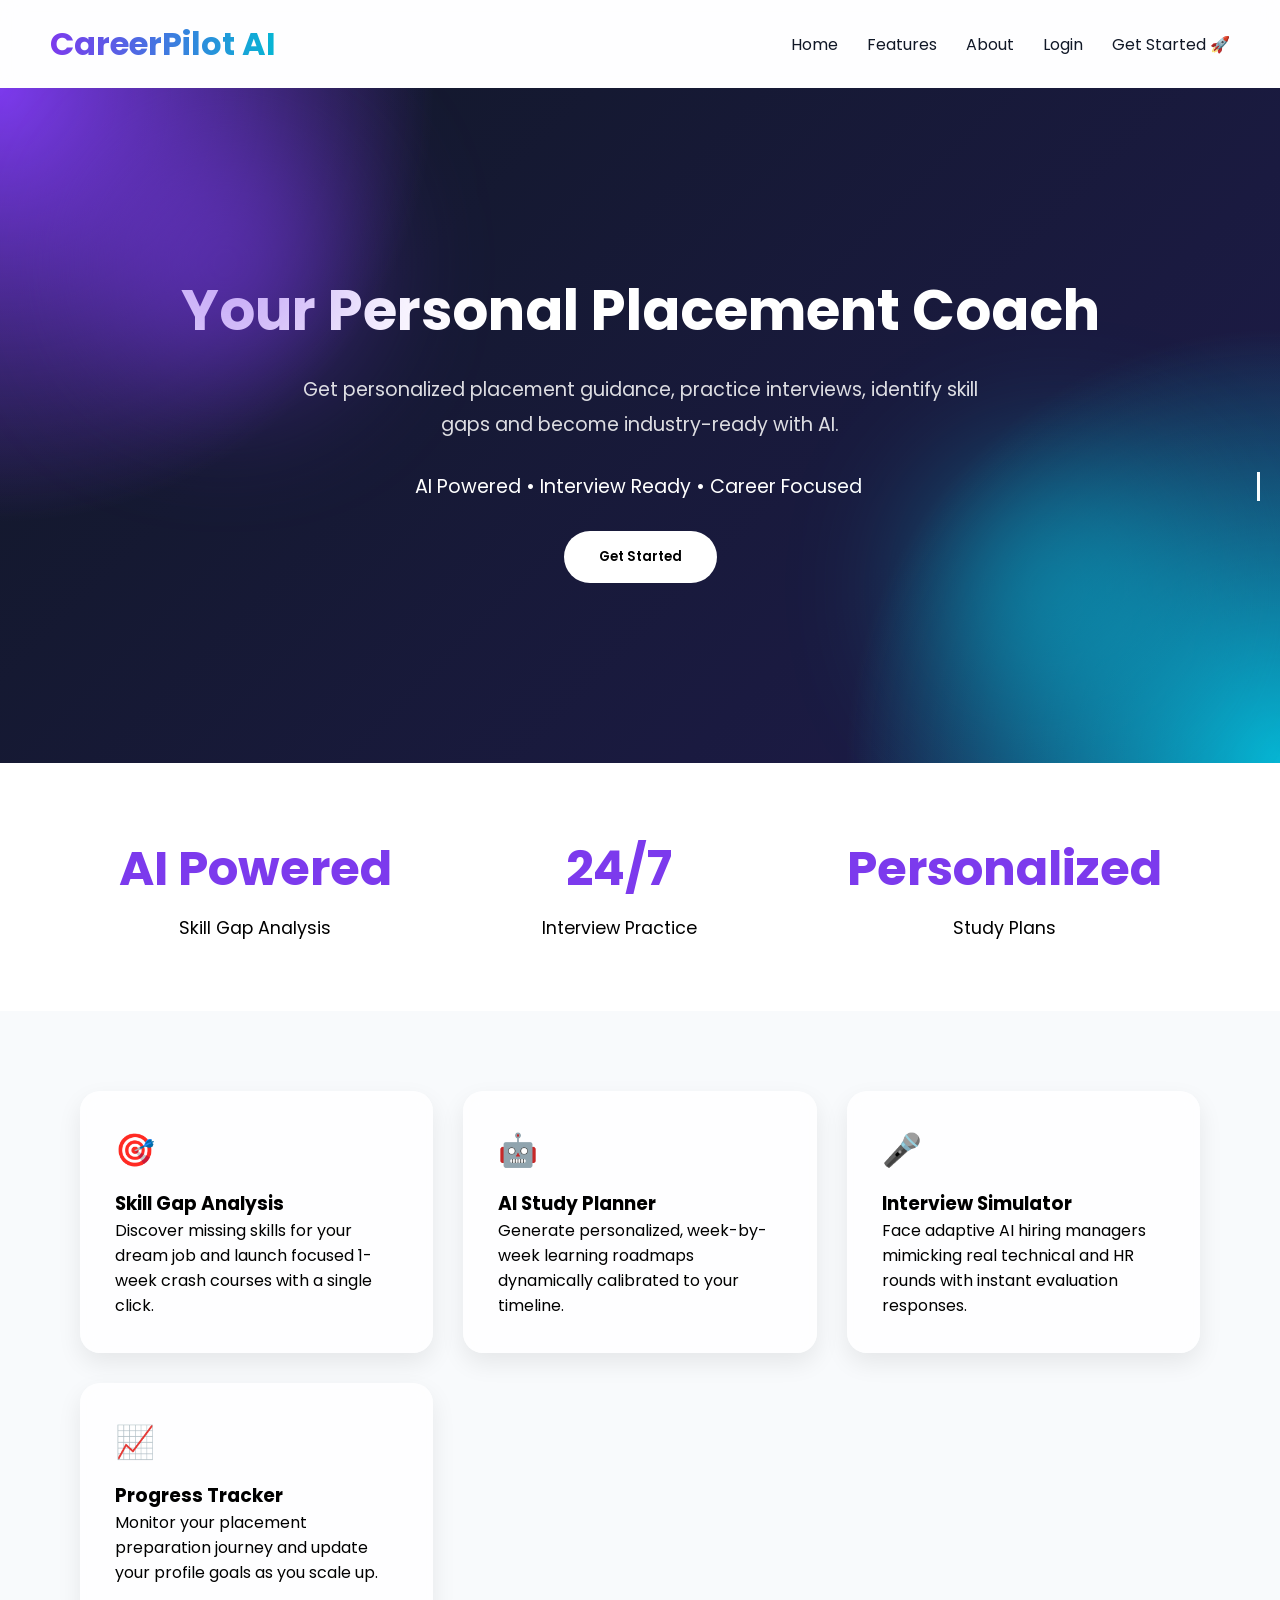
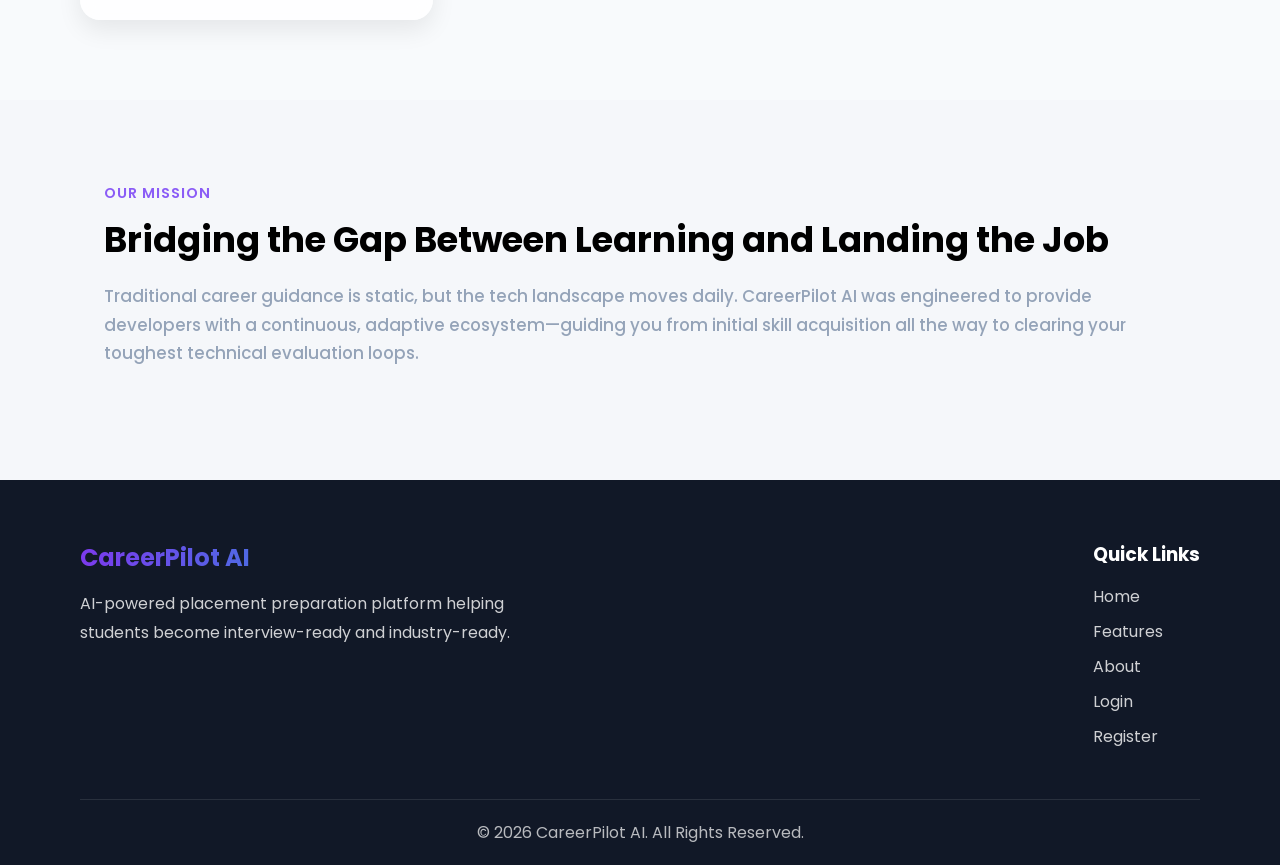
<file: frontend/index.html>
<!DOCTYPE html>
<html lang="en">
<head>
    <link href="https://fonts.googleapis.com/css2?family=Poppins:wght@300;400;500;600;700&display=swap" rel="stylesheet">
    <meta charset="UTF-8">
    <meta name="viewport" content="width=device-width, initial-scale=1.0">
    <title>CareerPilot AI</title>
    <link rel="stylesheet" href="style.css">
</head>
<body>

    <header>
        <h1 class="logo">CareerPilot AI</h1>
        <nav class="landing-nav">
            <a href="index.html" class="active">Home</a>
            <a href="#features">Features</a>
            <a href="#about">About</a>
            <a href="login.html" class="nav-login-btn">Login</a>
            <a href="register.html" class="primary-btn-small">Get Started 🚀</a>
        </nav>
    </header>

    <section class="hero">
        <div class="blob blob1"></div>
        <div class="blob blob2"></div>

        <h2>Your Personal Placement Coach</h2>

        <p class="hero-description">
            Get personalized placement guidance, practice interviews,
            identify skill gaps and become industry-ready with AI.
        </p>

        <p class="typing-text">
            AI Powered • Interview Ready • Career Focused
        </p>

        <a href="register.html"><button>Get Started</button></a>
    </section>

    <section class="stats">
        <div>
            <h3>AI Powered</h3>
            <p>Skill Gap Analysis</p>
        </div>
        <div>
            <h3>24/7</h3>
            <p>Interview Practice</p>
        </div>
        <div>
            <h3>Personalized</h3>
            <p>Study Plans</p>
        </div>
    </section>

    <section id="features" class="features">
        <div class="card">
            <div class="icon">🎯</div>
            <h3>Skill Gap Analysis</h3>
            <p>Discover missing skills for your dream job and launch focused 1-week crash courses with a single click.</p>
        </div>

        <div class="card">
            <div class="icon">🤖</div>
            <h3>AI Study Planner</h3>
            <p>Generate personalized, week-by-week learning roadmaps dynamically calibrated to your timeline.</p>
        </div>

        <div class="card">
            <div class="icon">🎤</div>
            <h3>Interview Simulator</h3>
            <p>Face adaptive AI hiring managers mimicking real technical and HR rounds with instant evaluation responses.</p>
        </div>

        <div class="card">
            <div class="icon">📈</div>
            <h3>Progress Tracker</h3>
            <p>Monitor your placement preparation journey and update your profile goals as you scale up.</p>
        </div>
    </section>

    <section id="about" class="landing-section layout-split" style="padding: 5rem 5%; max-width: 1200px; margin: 0 auto;">
        <div class="about-text" style="margin-bottom: 2rem;">
            <span style="color: #8b5cf6; font-weight: 600; letter-spacing: 1px; font-size: 0.9rem;">OUR MISSION</span>
            <h2 style="font-size: 2.2rem; margin-top: 0.5rem; margin-bottom: 1rem; font-weight: 700;">Bridging the Gap Between Learning and Landing the Job</h2>
            
            <p style="color: #94a3b8; line-height: 1.7; font-size: 1.05rem; font-weight: 500;">
                Traditional career guidance is static, but the tech landscape moves daily. CareerPilot AI was engineered to provide developers with a continuous, adaptive ecosystem—guiding you from initial skill acquisition all the way to clearing your toughest technical evaluation loops.
            </p>
        </div>
    </section>

    <footer>
        <div class="footer-content">
            <div class="footer-brand">
                <h2 class="footer-logo">CareerPilot AI</h2>
                <p>
                    AI-powered placement preparation platform helping
                    students become interview-ready and industry-ready.
                </p>
            </div>

            <div class="footer-links">
                <h3>Quick Links</h3>
                <a href="index.html">Home</a>
                <a href="#features">Features</a>
                <a href="#about">About</a>
                <a href="login.html">Login</a>
                <a href="register.html">Register</a>
            </div>
        </div>

        <hr>

        <p class="copyright">
            © 2026 CareerPilot AI. All Rights Reserved.
        </p>
    </footer>

</body>
</html>
</file>
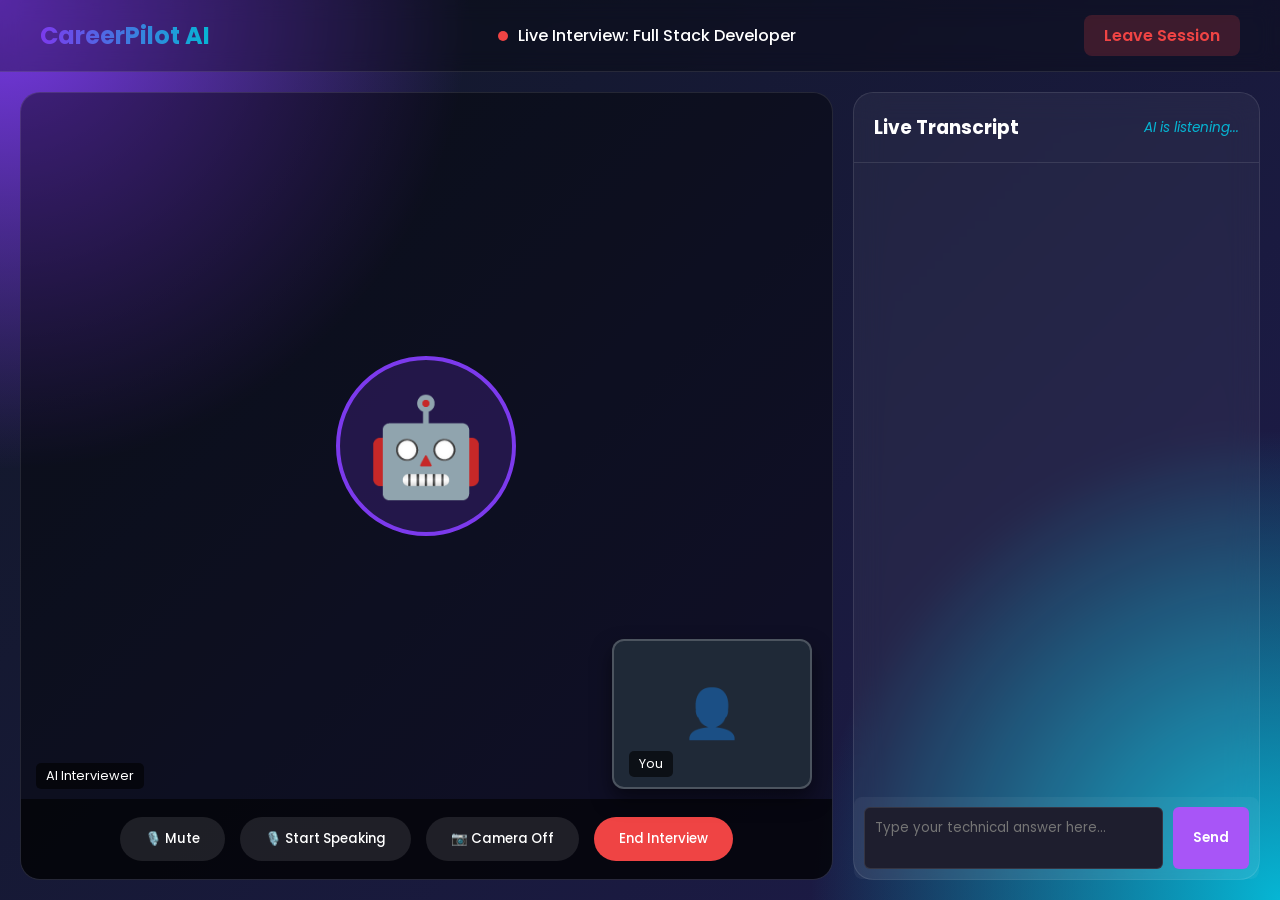
<file: frontend/interview.html>
<!DOCTYPE html>
<html lang="en">
<head>
    <meta charset="UTF-8">
    <meta name="viewport" content="width=device-width, initial-scale=1.0">
    <title>Mock Interview - CareerPilot AI</title>
    
    <link rel="stylesheet" href="interview.css">
    <link href="https://fonts.googleapis.com/css2?family=Poppins:wght@300;400;500;600;700&display=swap" rel="stylesheet">
</head>
<body class="interview-body">

    <div id="interview-setup" style="display: none;"></div>

    <header class="dash-header">
        <h1 class="logo">CareerPilot AI</h1>
        <div class="session-info">
            <span class="pulse-dot"></span>
            <span id="round-indicator">Live Interview: Full Stack Developer</span>
        </div>
        <a href="dashboard.html" class="exit-btn">Leave Session</a>
    </header>

    <main class="simulator-container" id="interview-arena">

        <section class="video-panel">
            
            <div class="video-feed main-feed">
                <div class="ai-avatar pulse">🤖</div>
                <div class="feed-label">AI Interviewer</div>
            </div>

            <div class="video-feed user-feed">
                <div class="user-placeholder">👤</div>
                <div class="feed-label">You</div>
            </div>

            <div class="controls">
                <button id="mute-btn" class="control-btn">🎙️ Mute</button>
                <button id="mic-type-btn" class="control-btn" style="background: rgba(255,255,255,0.1);">🎙️ Start Speaking</button>
                <button id="camera-btn" class="control-btn">📷 Camera Off</button>
                <button id="end-interview-btn" class="control-btn end-call" onclick="forceEndInterview()">End Interview</button>
            </div>

        </section>

        <section class="transcript-panel" style="display: flex; flex-direction: column; justify-content: space-between; height: 100%;">
            <div class="transcript-header">
                <h3>Live Transcript</h3>
                <span class="ai-status">AI is listening...</span>
            </div>

            <div class="chat-box" id="transcript-container" style="flex: 1; overflow-y: auto; margin-bottom: 15px; padding-right: 5px;">
                </div>

            <div class="chat-input-group" style="display: flex; gap: 10px; background: rgba(255,255,255,0.05); padding: 10px; border-radius: 8px; margin-top: auto;">
                <textarea 
                    id="user-answer" 
                    placeholder="Type your technical answer here..." 
                    rows="2" 
                    style="flex: 1; background: #1e1e2e; color: #fff; border: 1px solid rgba(255,255,255,0.1); border-radius: 6px; padding: 10px; resize: none; font-family: 'Poppins', sans-serif;"
                ></textarea>
                <button 
                    id="submit-answer-btn" 
                    style="background: #a855f7; color: white; border: none; border-radius: 6px; padding: 0 20px; font-weight: 600; cursor: pointer; transition: background 0.2s;"
                >
                    Send
                </button>
            </div>
        </section>

    </main>

    <div id="report-modal" class="modal-overlay" style="display: none;">
        <div class="modal-card">
            <div class="modal-header">
                <h2>Interview Performance Report</h2>
                <span class="close-modal-btn" onclick="document.getElementById('report-modal').style.display='none'">&times;</span>
            </div>
            
            <div class="modal-body">
                <div class="score-container">
                    <div class="score-badge">
                        <span id="modal-score-num">9</span>
                        <small>/ 10</small>
                    </div>
                    <h3>Overall Performance Rating</h3>
                </div>

                <hr class="modal-divider">

                <div class="feedback-section">
                    <h4><span class="icon">📝</span> Detailed Assessment</h4>
                    <p id="modal-assessment">Analyzing your transcripts...</p>
                </div>
            </div>

            <div class="modal-footer">
                <button class="modal-secondary-btn" onclick="document.getElementById('report-modal').style.display='none'">Back to Chat View</button>
                <button class="modal-action-btn" onclick="window.location.reload()">Start New Session 🔁</button>
            </div>
        </div>
    </div>

    <script src="mock_interview.js"></script>

    <!-- 🌟 THE SESSION INITIALIZATION HANDSHAKE FIX -->
    <script>
        document.addEventListener("DOMContentLoaded", async () => {
            const container = document.getElementById("transcript-container");
            const roundIndicator = document.getElementById("round-indicator");
            
            if (!container) return;

            // 1. Force clear any stuck session memories by hitting your backend start endpoint first!
            try {
                const startRes = await fetch("http://127.0.0.1:5000/start-interview", {
                    method: "POST",
                    headers: { "Content-Type": "application/json" },
                    body: JSON.stringify({ topic: "Software Developer" })
                });

                if (startRes.ok) {
                    console.log("🚀 Fresh backend interview context initialized successfully.");
                    if (roundIndicator) roundIndicator.innerText = "Question 1 of 5";
                }
            } catch (err) {
                console.error("⚠️ Failed to reach Python server for initialization context:", err);
            }

            // 2. Fire the welcoming greeting message cleanly into the chat stream and speech pipe
            if (typeof appendMessage === "function") {
                setTimeout(() => {
                    appendMessage("ai", "Hello! I am your AI interviewer. Today we will be focusing on your Full Stack development skills, specifically Java and MySQL. Are you ready to begin?");
                }, 400);
            }
        });
    </script>
</body>
</html>
</file>
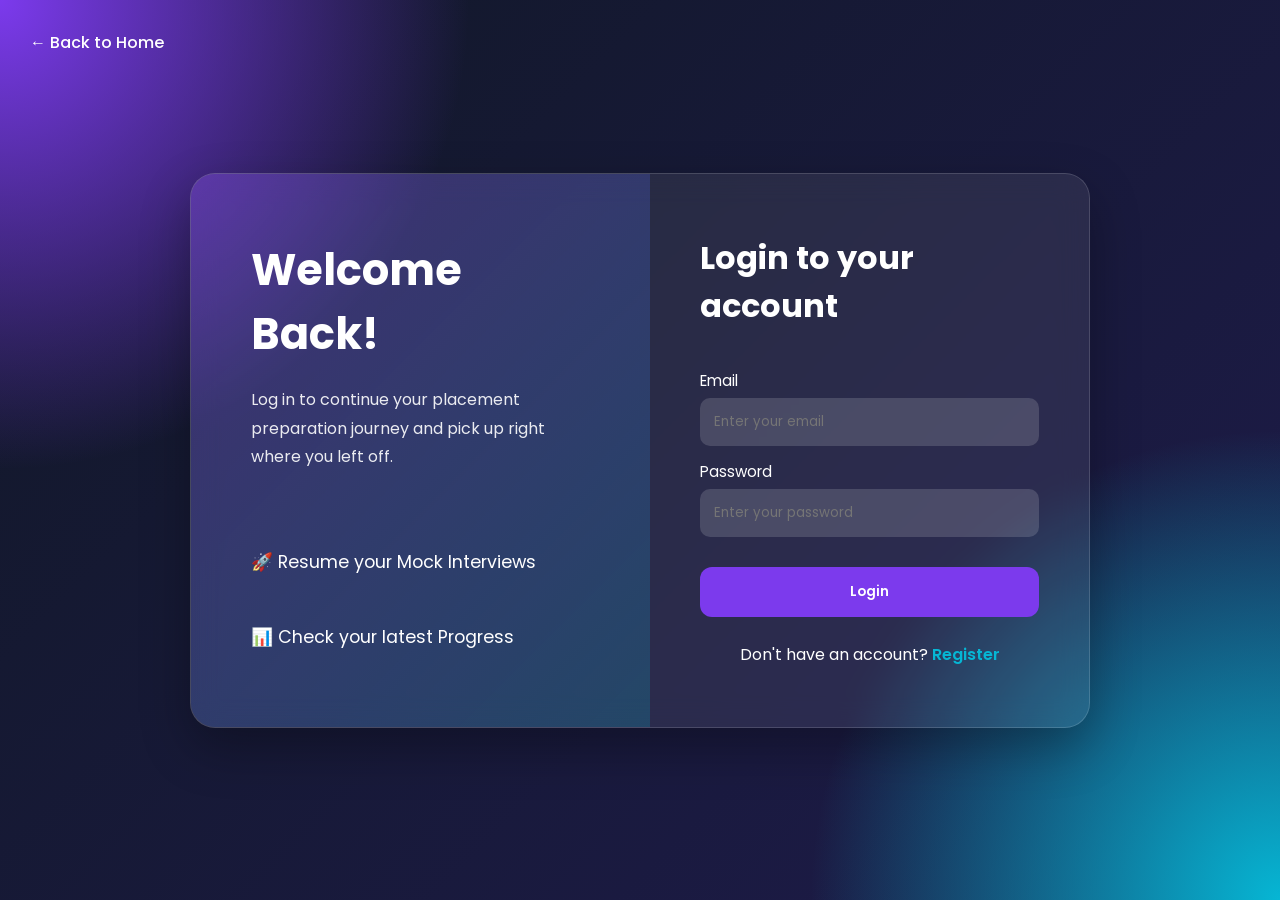
<file: frontend/login.html>
<!DOCTYPE html>
<html lang="en">
<head>
    <meta charset="UTF-8">
    <meta name="viewport" content="width=device-width, initial-scale=1.0">
    <title>Login - CareerPilot AI</title>
    
    <link rel="stylesheet" href="login.css">
    <link href="https://fonts.googleapis.com/css2?family=Poppins:wght@300;400;500;600;700&display=swap" rel="stylesheet">
</head>

<body class="login-page">

    <a href="index.html" class="back-home">
        ← Back to Home
    </a>

    <div class="login-container">

        <aside class="left-panel">
            <h1>Welcome Back!</h1>
            <p class="tagline">
                Log in to continue your placement preparation journey and pick up right where you left off.
            </p>

            <div class="feature">
                🚀 Resume your Mock Interviews
            </div>

            <div class="feature">
                📊 Check your latest Progress
            </div>
        </aside>

        <article class="login-card">
            <h2>Login to your account</h2>

            <form>
                <label>Email</label>
                <input type="email" placeholder="Enter your email" required>

                <label>Password</label>
                <input type="password" placeholder="Enter your password" required>

                <button type="submit">
                    Login
                </button>
            </form>

            <p class="register-link">
                Don't have an account? 
                <a href="register.html">Register</a>
            </p>
        </article>

    </div>

    <script src="script.js"></script>
</body>
</html>
</file>
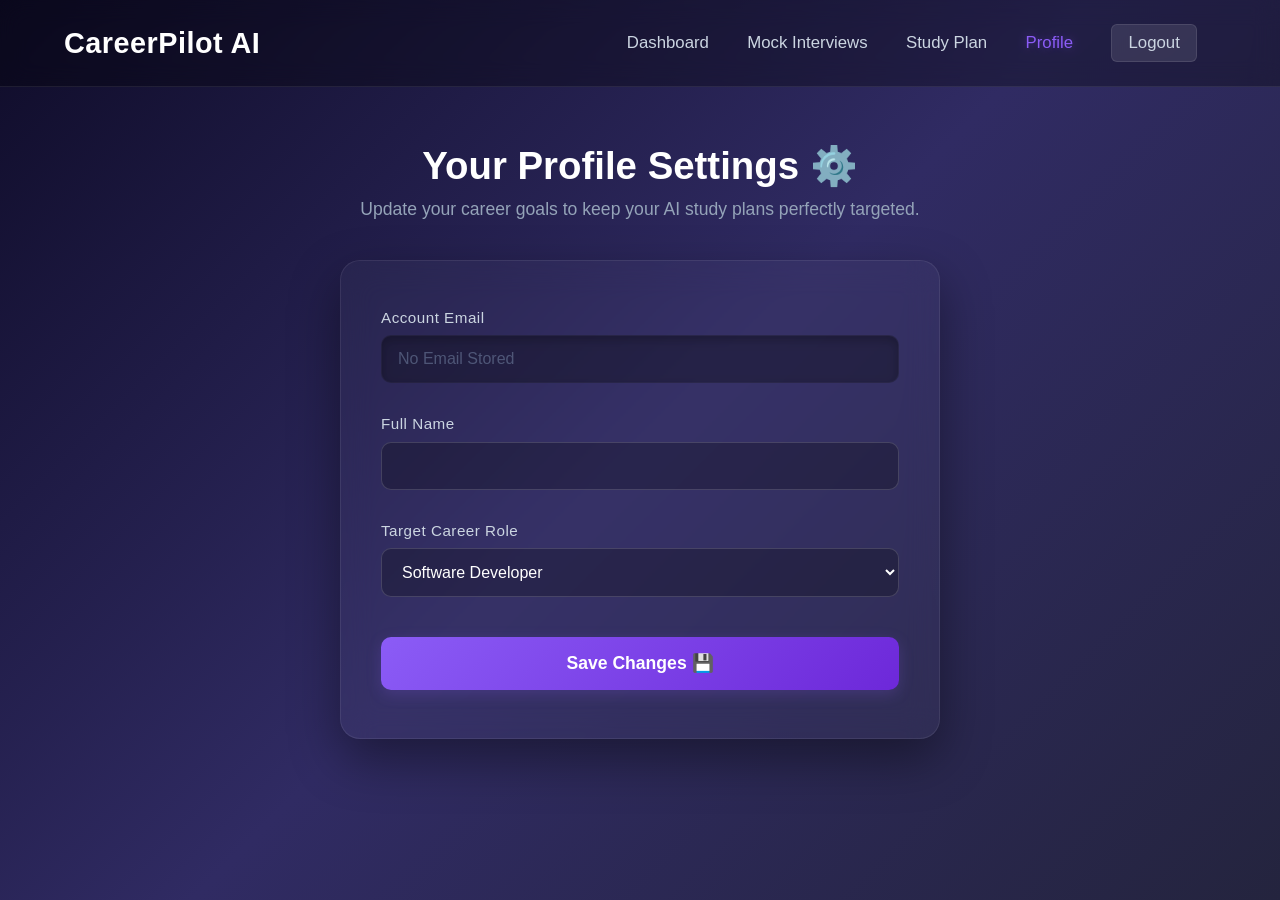
<file: frontend/profile.html>
<!DOCTYPE html>
<html lang="en">
<head>
    <meta charset="UTF-8">
    <meta name="viewport" content="width=device-width, initial-scale=1.0">
    <title>Profile Settings - CareerPilot AI</title>
     <link rel="stylesheet" href="profile.css">
</head>
<body class="dashboard-body">

    <header class="dash-header">
        <h1 class="logo">CareerPilot AI</h1>
        <nav>
            <a href="dashboard.html">Dashboard</a>
            <a href="interview.html">Mock Interviews</a>
            <a href="study_plan.html">Study Plan</a>
            <a href="profile.html" class="active">Profile</a>
            <a href="login.html" id="logout-btn" class="logout-btn">Logout</a>
        </nav>
    </header>

    <main class="dashboard-container">
        <div class="welcome-section">
            <h2>Your Profile Settings ⚙️</h2>
            <p>Update your career goals to keep your AI study plans perfectly targeted.</p>
        </div>

        <section class="ai-input-card glass-card">
            <form id="profile-form">
                
                <div class="input-group">
                    <label for="profile-email">Account Email</label>
                    <input type="email" id="profile-email" disabled style="opacity: 0.6; cursor: not-allowed;">
                </div>

                <div class="input-group">
                    <label for="profile-name">Full Name</label>
                    <input type="text" id="profile-name" required>
                </div>
                
                <div class="input-group">
                    <label for="profile-role">Target Career Role</label>
                    <select id="profile-role" required>
                        <option value="Software Developer">Software Developer</option>
                        <option value="Data Scientist">Data Scientist</option>
                        <option value="Full Stack Developer">Full Stack Developer</option>
                        <option value="Cloud Engineer">Cloud Engineer</option>
                        <option value="Product Manager">Product Manager</option>
                    </select>
                </div>

                <button type="submit" class="primary-btn">Save Changes 💾</button>
            </form>
            
            <p id="profile-message" style="display: none; text-align: center; margin-top: 1rem; font-weight: bold;"></p>
        </section>
    </main>

    <script src="script.js"></script>
</body>
</html>
</file>
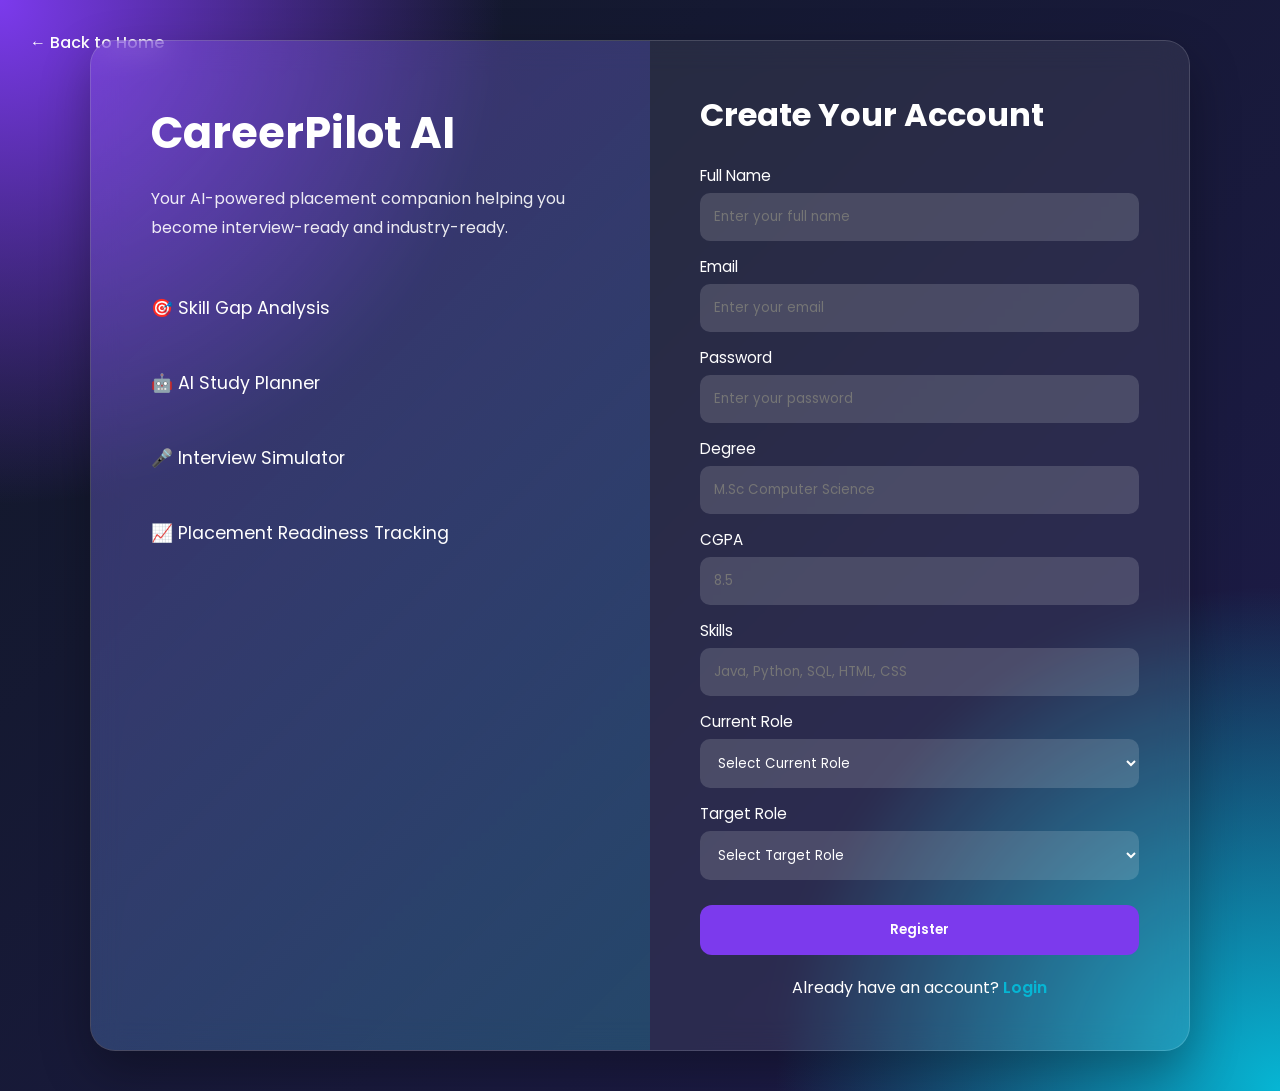
<file: frontend/register.html>
<!DOCTYPE html>
<html lang="en">
<head>
    <meta charset="UTF-8">
    <meta name="viewport" content="width=device-width, initial-scale=1.0">
    <title>Register - CareerPilot AI</title>

    <link rel="stylesheet" href="register.css">

    <link href="https://fonts.googleapis.com/css2?family=Poppins:wght@300;400;500;600;700&display=swap" rel="stylesheet">
</head>

<body class="register-page">

    <a href="index.html" class="back-home">
        ← Back to Home
    </a>

    <div class="register-container">

        <aside class="left-panel">

            <h1>CareerPilot AI</h1>

            <p class="tagline">
                Your AI-powered placement companion helping you
                become interview-ready and industry-ready.
            </p>

            <div class="feature">
                🎯 Skill Gap Analysis
            </div>

            <div class="feature">
                🤖 AI Study Planner
            </div>

            <div class="feature">
                🎤 Interview Simulator
            </div>

            <div class="feature">
                📈 Placement Readiness Tracking
            </div>

        </aside>

        <article class="register-card">

            <h2>Create Your Account</h2>

            <form>

                <label>Full Name</label>
                <input type="text" placeholder="Enter your full name">

                <label>Email</label>
                <input type="email" placeholder="Enter your email">

                <label>Password</label>
                <input type="password" placeholder="Enter your password">

                <label>Degree</label>
                <input type="text" placeholder="M.Sc Computer Science">

                <label>CGPA</label>
                <input type="number" step="0.01" placeholder="8.5">

                <label>Skills</label>
                <input type="text" placeholder="Java, Python, SQL, HTML, CSS">

                <label>Current Role</label>
                <select required>
                    <option value="" selected disabled>
                        Select Current Role
                    </option>
                    <option>Student</option>
                    <option>Intern</option>
                    <option>Working Professional</option>
                </select>

                <label>Target Role</label>
                <select required>
                    <option value="" selected disabled>
                        Select Target Role
                    </option>
                    <option>Software Developer</option>
                    <option>Java Developer</option>
                    <option>Python Developer</option>
                    <option>Full Stack Developer</option>
                    <option>Data Analyst</option>
                    <option>UI/UX Designer</option>
                </select>

                <button type="submit">
                    Register
                </button>

            </form>

            <p class="login-link">
                Already have an account?
                <a href="#">Login</a>
            </p>

        </article>

    </div>
<script src="script.js"></script>
</body>
</html>
</file>
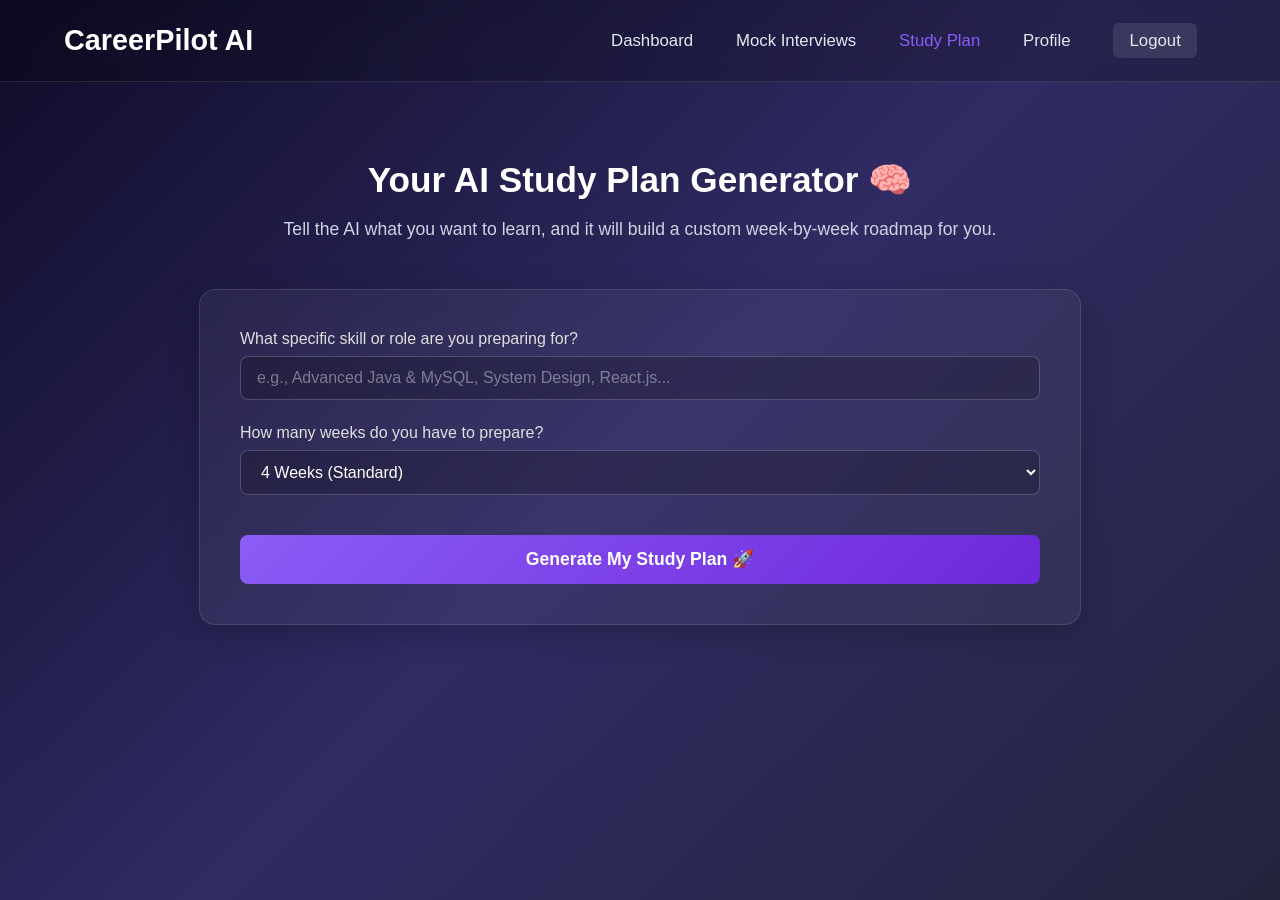
<file: frontend/study_plan.html>
<!DOCTYPE html>
<html lang="en">
<head>
    <meta charset="UTF-8">
    <meta name="viewport" content="width=device-width, initial-scale=1.0">
    <title>AI Study Plan - CareerPilot AI</title>
    <link rel="stylesheet" href="study_plan.css"> 
</head>
<body class="dashboard-body">

    <header class="dash-header">
        <h1 class="logo">CareerPilot AI</h1>
        <nav>
            <a href="dashboard.html">Dashboard</a>
            <a href="interview.html">Mock Interviews</a>
            <a href="study_plan.html" class="active">Study Plan</a>
            <a href="#">Profile</a>
            <a href="login.html" id="logout-btn" class="logout-btn">Logout</a>
        </nav>
    </header>

    <main class="dashboard-container">
        
        <div class="welcome-section">
            <h2>Your AI Study Plan Generator 🧠</h2>
            <p>Tell the AI what you want to learn, and it will build a custom week-by-week roadmap for you.</p>
        </div>

        <section class="ai-input-card glass-card">
            <form id="ai-study-form">
                <div class="input-group">
                    <label for="topic">What specific skill or role are you preparing for?</label>
                    <input type="text" id="topic" placeholder="e.g., Advanced Java & MySQL, System Design, React.js..." required>
                </div>
                
                <div class="input-group">
                    <label for="timeframe">How many weeks do you have to prepare?</label>
                    <select id="timeframe">
                        <option value="1">1 Week (Crash Course)</option>
                        <option value="2">2 Weeks (Intensive)</option>
                        <option value="4" selected>4 Weeks (Standard)</option>
                        <option value="8">8 Weeks (Deep Dive)</option>
                    </select>
                </div>

                <button type="submit" class="primary-btn">Generate My Study Plan 🚀</button>
            </form>
        </section>

        <section id="ai-output-section" class="glass-card" style="display: none; margin-top: 2rem;">
            <h3>Your Custom Roadmap</h3>
            <div id="ai-response-content">
                </div>
        </section>

    </main>

    <script src="script.js"></script>
</body>
</html>
</file>
<file: frontend/style.css>
*{
    margin:0;
    padding:0;
    box-sizing:border-box;
    font-family:'Poppins',sans-serif;
}

body{
    background:#f5f7fa;
    animation: fadeIn 1s ease-in;
}

@keyframes fadeIn{
    from{
        opacity:0;
    }
    to{
        opacity:1;
    }
}

header{
    display:flex;
    justify-content:space-between;
    align-items:center;

    padding:20px 50px;

    position:sticky;
    top:0;

    background:rgba(255,255,255,0.85);

    backdrop-filter:blur(12px);

    z-index:1000;
}

.icon{
    font-size:2rem;

    margin-bottom:15px;
}

nav a{
    margin-left:25px;

    text-decoration:none;

    color:#111827;

    transition:0.3s;
}

nav a:hover{
    color:#7c3aed;
}

.hero{
    text-align:center;
    padding:180px 20px;
    background:
    radial-gradient(circle at top left,#7c3aed 0%,transparent 30%),
    radial-gradient(circle at bottom right,#06b6d4 0%,transparent 30%),
    linear-gradient(135deg,#111827,#1e1b4b);

    color:white;
    position:relative;
    overflow:hidden;
}

.hero h2{
    font-size:3.5rem;
    margin-bottom:20px;
    animation: float 3s ease-in-out infinite;
}

@keyframes float{
    0%{
        transform:translateY(0px);
    }

    50%{
        transform:translateY(-10px);
    }

    100%{
        transform:translateY(0px);
    }
}

.hero p{
    font-size:1.2rem;
    margin-bottom:30px;
}

.hero-description{
    max-width:700px;

    margin:20px auto;

    font-size:1.15rem;

    line-height:1.8;

    opacity:0.85;
}

button{
    padding:16px 35px;

    border:none;

    border-radius:50px;

    background:white;

    font-weight:600;

    cursor:pointer;

    transition:0.4s;
}

button:hover{
    transform:translateY(-5px);
    box-shadow:0 10px 25px rgba(255,255,255,0.3);
}

.features{
    display:grid;

    grid-template-columns:
    repeat(auto-fit,minmax(300px,1fr));

    gap:30px;

    padding:80px;

    background:#f8fafc;
}

.card{
    animation:slideUp 0.8s ease;
    background:rgba(255,255,255,0.8);
    backdrop-filter:blur(10px);
    padding:35px;
    border-radius:20px;
    box-shadow:0 10px 25px rgba(0,0,0,0.08);
    transition:0.4s;
}

@keyframes slideUp{

    from{
        opacity:0;
        transform:translateY(40px);
    }

    to{
        opacity:1;
        transform:translateY(0);
    }

}
.card:hover{
    transform:translateY(-12px);

    box-shadow:0 15px 35px rgba(124,58,237,0.15);
}

.typing-text{
    overflow:hidden;
    white-space:nowrap;
    border-right:3px solid white;
    width:0;
    margin:auto;
    animation:typing 4s steps(40,end) forwards;
}

@keyframes typing{
    from{
        width:0;
    }
    to{
        width:100%;
    }
}

.blob{
    position:absolute;
    border-radius:50%;
    filter:blur(70px);
    opacity:0.5;
}

.blob1{
    width:250px;
    height:250px;
    background:#7c3aed;
    top:50px;
    left:100px;

    animation:moveBlob1 8s infinite alternate;
}

.blob2{
    width:250px;
    height:250px;
    background:#06b6d4;
    right:100px;
    bottom:50px;

    animation:moveBlob2 10s infinite alternate;
}

@keyframes moveBlob1{
    from{transform:translateY(0);}
    to{transform:translateY(80px);}
}

@keyframes moveBlob2{
    from{transform:translateY(0);}
    to{transform:translateY(-80px);}
}

.stats{
    display:flex;

    justify-content:center;

    gap:150px;

    padding:70px 40px;

    background:white;

    text-align:center;
}

.stats h3{
    font-size:3rem;

    color:#7c3aed;
}

.stats p{
    margin-top:10px;

    font-size:1.1rem;
}

.logo{
    background:linear-gradient(
        90deg,
        #7c3aed,
        #06b6d4
    );

    background-clip:text;
    -webkit-background-clip:text;
    -webkit-text-fill-color:transparent;

    font-weight:700;
}

footer{
    background:#111827;

    color:white;

    padding:60px 80px 20px;
}

.footer-content{
    display:flex;

    justify-content:space-between;

    flex-wrap:wrap;

    gap:50px;
}

.footer-brand{
    max-width:450px;
}

.footer-brand h2{
    margin-bottom:15px;

    color:#7c3aed;
}

.footer-brand p{
    line-height:1.8;

    opacity:0.8;
}

.footer-links{
    display:flex;

    flex-direction:column;
}

.footer-links h3{
    margin-bottom:15px;
}

.footer-links a{
    color:white;

    text-decoration:none;

    margin-bottom:10px;

    opacity:0.8;

    transition:0.3s;
}

.footer-links a:hover{
    color:#06b6d4;
}

footer hr{
    margin:40px 0 20px;

    border:none;

    height:1px;

    background:rgba(255,255,255,0.1);
}

.footer-logo{
    background:linear-gradient(
        90deg,
        #7c3aed,
        #06b6d4
    );

    background-clip:text;
    -webkit-background-clip:text;
    -webkit-text-fill-color:transparent;
}

.copyright{
    text-align:center;

    opacity:0.7;
}
</file>
<file: frontend/interview.css>
* {
    margin: 0;
    padding: 0;
    box-sizing: border-box;
    font-family: 'Poppins', sans-serif;
}

.interview-body {
    height: 100vh;
    overflow: hidden; /* Prevents scrolling so it feels like a real app */
    background: 
        radial-gradient(circle at top left, #7c3aed 0%, transparent 30%),
        radial-gradient(circle at bottom right, #06b6d4 0%, transparent 30%),
        linear-gradient(135deg, #111827, #1e1b4b);
    color: white;
    display: flex;
    flex-direction: column;
}

/* Header */
.dash-header {
    display: flex;
    justify-content: space-between;
    align-items: center;
    padding: 15px 40px;
    background: rgba(0, 0, 0, 0.3);
    backdrop-filter: blur(10px);
    border-bottom: 1px solid rgba(255, 255, 255, 0.1);
}

.logo {
    background: linear-gradient(90deg, #7c3aed, #06b6d4);
    background-clip: text;
    -webkit-background-clip: text;
    -webkit-text-fill-color: transparent;
    font-weight: 700;
    font-size: 1.5rem;
}

.session-info {
    display: flex;
    align-items: center;
    gap: 10px;
    font-weight: 500;
}

.pulse-dot {
    width: 10px;
    height: 10px;
    background: #ef4444;
    border-radius: 50%;
    animation: pulse-red 1.5s infinite;
}

@keyframes pulse-red {
    0% { box-shadow: 0 0 0 0 rgba(239, 68, 68, 0.7); }
    70% { box-shadow: 0 0 0 10px rgba(239, 68, 68, 0); }
    100% { box-shadow: 0 0 0 0 rgba(239, 68, 68, 0); }
}

.exit-btn {
    padding: 8px 20px;
    background: rgba(239, 68, 68, 0.2);
    color: #ef4444;
    border-radius: 8px;
    text-decoration: none;
    font-weight: 600;
    transition: 0.3s;
}

.exit-btn:hover {
    background: #ef4444;
    color: white;
}

/* Main Layout */
.simulator-container {
    flex: 1;
    display: flex;
    padding: 20px;
    gap: 20px;
    height: calc(100vh - 70px);
}

/* Video Panel (Left) */
.video-panel {
    flex: 2;
    display: flex;
    flex-direction: column;
    position: relative;
    background: rgba(0, 0, 0, 0.4);
    border-radius: 20px;
    overflow: hidden;
    border: 1px solid rgba(255, 255, 255, 0.1);
}

.main-feed {
    flex: 1;
    display: flex;
    justify-content: center;
    align-items: center;
    position: relative;
}

.ai-avatar {
    font-size: 6rem;
    background: rgba(124, 58, 237, 0.2);
    width: 180px;
    height: 180px;
    display: flex;
    justify-content: center;
    align-items: center;
    border-radius: 50%;
    border: 4px solid #7c3aed;
}

.pulse {
    animation: pulse-purple 2s infinite;
}

@keyframes pulse-purple {
    0% { box-shadow: 0 0 0 0 rgba(124, 58, 237, 0.4); }
    70% { box-shadow: 0 0 0 30px rgba(124, 58, 237, 0); }
    100% { box-shadow: 0 0 0 0 rgba(124, 58, 237, 0); }
}

.user-feed {
    position: absolute;
    bottom: 90px;
    right: 20px;
    width: 200px;
    height: 150px;
    background: #1f2937;
    border-radius: 12px;
    border: 2px solid rgba(255, 255, 255, 0.2);
    display: flex;
    justify-content: center;
    align-items: center;
    box-shadow: 0 10px 20px rgba(0,0,0,0.5);
}

.user-placeholder {
    font-size: 3rem;
    opacity: 0.5;
}

.feed-label {
    position: absolute;
    bottom: 10px;
    left: 15px;
    background: rgba(0,0,0,0.6);
    padding: 4px 10px;
    border-radius: 5px;
    font-size: 0.8rem;
}

/* Controls */
.controls {
    height: 80px;
    background: rgba(0,0,0,0.6);
    display: flex;
    justify-content: center;
    align-items: center;
    gap: 15px;
}

.control-btn {
    padding: 12px 25px;
    border: none;
    border-radius: 50px;
    background: rgba(255, 255, 255, 0.1);
    color: white;
    font-weight: 500;
    cursor: pointer;
    transition: 0.3s;
}

.control-btn:hover {
    background: rgba(255, 255, 255, 0.2);
}

.end-call {
    background: #ef4444;
}

.end-call:hover {
    background: #dc2626;
}

/* Transcript Panel (Right) */
.transcript-panel {
    flex: 1;
    background: rgba(255, 255, 255, 0.05);
    backdrop-filter: blur(15px);
    border-radius: 20px;
    border: 1px solid rgba(255, 255, 255, 0.1);
    display: flex;
    flex-direction: column;
}

.transcript-header {
    padding: 20px;
    border-bottom: 1px solid rgba(255, 255, 255, 0.1);
    display: flex;
    justify-content: space-between;
    align-items: center;
}

.ai-status {
    font-size: 0.85rem;
    color: #06b6d4;
    font-style: italic;
}

.chat-box {
    flex: 1;
    padding: 20px;
    overflow-y: auto;
    display: flex;
    flex-direction: column;
    gap: 15px;
}

.message {
    max-width: 85%;
    padding: 15px;
    border-radius: 15px;
    line-height: 1.5;
    font-size: 0.95rem;
}

.ai-message {
    align-self: flex-start;
    background: rgba(6, 182, 212, 0.15);
    border: 1px solid rgba(6, 182, 212, 0.3);
    border-bottom-left-radius: 2px;
}

.user-message {
    align-self: flex-end;
    background: rgba(124, 58, 237, 0.3);
    border: 1px solid rgba(124, 58, 237, 0.5);
    border-bottom-right-radius: 2px;
}

/* =========================================
   INTERVIEW ARENA ANIMATIONS & STATES
   ========================================= */
.pulse-loading {
    animation: pulse 1.5s infinite ease-in-out;
    opacity: 0.85;
    background: linear-gradient(135deg, #a855f7, #6366f1) !important;
}

@keyframes pulse {
    0%, 100% { 
        transform: scale(1);
        box-shadow: 0 0 0 0 rgba(168, 85, 247, 0.4);
    }
    50% { 
        transform: scale(1.02);
        box-shadow: 0 0 15px 8px rgba(168, 85, 247, 0.2);
    }
}

.fade-in {
    animation: fadeIn 0.4s cubic-bezier(0.4, 0, 0.2, 1) forwards;
}

@keyframes fadeIn {
    from { 
        opacity: 0; 
        transform: translateY(12px); 
    }
    to { 
        opacity: 1; 
        transform: translateY(0); 
    }
}

/* =========================================
   DYNAMIC CHAT TRANSCRIPT BUBBLES
   ========================================= */
#transcript-container {
    display: flex;
    flex-direction: column;
    gap: 15px;
    padding: 10px;
}

.message {
    display: flex;
    max-width: 75%;
    padding: 12px 16px;
    border-radius: 12px;
    font-size: 0.95rem;
    line-height: 1.5;
    animation: bubbleFadeIn 0.3s ease-out forwards;
}

.ai-message {
    align-self: flex-start;
    background: rgba(255, 255, 255, 0.06);
    border: 1px solid rgba(255, 255, 255, 0.08);
    color: #e2e8f0;
    border-top-left-radius: 2px;
}

.user-message {
    align-self: flex-end;
    background: linear-gradient(135deg, #6366f1, #a855f7);
    color: #ffffff;
    border-top-right-radius: 2px;
    box-shadow: 0 4px 12px rgba(168, 85, 247, 0.25);
}

.message p {
    margin: 0;
    white-space: pre-line;
}

@keyframes bubbleFadeIn {
    from {
        opacity: 0;
        transform: translateY(8px) scale(0.98);
    }
    to {
        opacity: 1;
        transform: translateY(0) scale(1);
    }
}

/* =========================================
   PREMIUM REPORT MODAL STYLES
   ========================================= */
.modal-overlay {
    position: fixed;
    top: 0;
    left: 0;
    width: 100%;
    height: 100%;
    background: rgba(10, 10, 15, 0.85);
    backdrop-filter: blur(8px);
    display: flex;
    justify-content: center;
    align-items: center;
    z-index: 9999;
    animation: fadeIn 0.3s ease-out;
}

.modal-card {
    background: #1e1e2f;
    border: 1px solid rgba(255, 255, 255, 0.1);
    width: 90%;
    max-width: 600px;
    height: 550px;                 /* 🛠️ Locks standard layout height */
    border-radius: 16px;
    box-shadow: 0 20px 40px rgba(0, 0, 0, 0.5);
    padding: 24px;
    color: #f1f5f9;
    
    display: flex;                 /* 🛠️ Sets up layout flow axis */
    flex-direction: column;    
    justify-content: space-between;/* 🛠️ Locks panels into separated zones */
    box-sizing: border-box;
}

.modal-body {
    overflow-y: auto;              /* 🛠️ Allows active middle text scrolling */
    padding-right: 8px;
    flex-grow: 1;                  /* 🛠️ Claims variable vertical space dynamically */
    margin: 15px 0;
}

/* Sleek Scrollbar Tracks */
.modal-body::-webkit-scrollbar {
    width: 6px;
}
.modal-body::-webkit-scrollbar-track {
    background: transparent;
}
.modal-body::-webkit-scrollbar-thumb {
    background: rgba(255, 255, 255, 0.1);
    border-radius: 10px;
}
.modal-body::-webkit-scrollbar-thumb:hover {
    background: rgba(255, 255, 255, 0.2);
}

.modal-header {
    display: flex;
    justify-content: space-between;
    align-items: center;
    border-bottom: 1px solid rgba(255, 255, 255, 0.08);
    padding-bottom: 12px;
}

.modal-header h2 {
    margin: 0;
    font-size: 1.4rem;
    color: #60a5fa;
}

.close-modal-btn {
    font-size: 1.8rem;
    cursor: pointer;
    color: #94a3b8;
    transition: color 0.2s;
}
.close-modal-btn:hover { color: #ef4444; }

/* Score Circle Accent */
.score-container {
    text-align: center;
    padding: 20px 0;
}

.score-badge {
    display: inline-flex;
    align-items: baseline;
    justify-content: center;
    background: linear-gradient(135deg, #4f46e5, #a855f7);
    padding: 15px 30px;
    border-radius: 50px;
    font-size: 2.5rem;
    font-weight: 700;
    color: white;
    box-shadow: 0 8px 24px rgba(168, 85, 247, 0.3);
}

.score-badge small {
    font-size: 1rem;
    opacity: 0.8;
    margin-left: 4px;
}

.modal-divider {
    border: 0;
    height: 1px;
    background: rgba(255, 255, 255, 0.08);
    margin: 20px 0;
}

.feedback-section h4 {
    margin: 0 0 10px 0;
    color: #a78bfa;
    font-size: 1.1rem;
}

.feedback-section p {
    color: #cbd5e1;
    line-height: 1.6;
    background: rgba(255, 255, 255, 0.03);
    padding: 15px;
    border-radius: 8px;
    border-left: 4px solid #a855f7;
}

/* Footer Control Elements */
.modal-footer {
    display: flex;
    gap: 12px;
    justify-content: flex-end;
    border-top: 1px solid rgba(255, 255, 255, 0.08); /* 🛠️ Clean horizontal accent link border */
    padding-top: 15px;
    margin-top: 0;
}

.modal-action-btn {
    background: #a855f7;
    color: white;
    border: none;
    padding: 10px 20px;
    border-radius: 8px;
    font-weight: 600;
    cursor: pointer;
    transition: background 0.2s;
}
.modal-action-btn:hover { background: #9333ea; }

.modal-secondary-btn {
    background: transparent;
    color: #94a3b8;
    border: 1px solid rgba(255, 255, 255, 0.1);
    padding: 10px 20px;
    border-radius: 8px;
    cursor: pointer;
    transition: background 0.2s;
}
.modal-secondary-btn:hover { background: rgba(255, 255, 255, 0.03); }
</file>
<file: frontend/login.css>
* {
    margin: 0;
    padding: 0;
    box-sizing: border-box;
    font-family: 'Poppins', sans-serif;
}

.login-page {
    min-height: 100vh;
    display: flex;
    justify-content: center;
    align-items: center;
    background: 
        radial-gradient(circle at top left, #7c3aed 0%, transparent 30%),
        radial-gradient(circle at bottom right, #06b6d4 0%, transparent 30%),
        linear-gradient(135deg, #111827, #1e1b4b);
    padding: 40px;
}

.back-home {
    position: absolute;
    top: 30px;
    left: 30px;
    color: white;
    text-decoration: none;
    font-weight: 500;
    transition: 0.3s;
}

.back-home:hover {
    color: #06b6d4;
}

.login-container {
    width: 100%;
    max-width: 900px; /* Slightly narrower than register since there are fewer fields */
    display: flex;
    border-radius: 25px;
    overflow: hidden;
    background: rgba(255, 255, 255, 0.08);
    backdrop-filter: blur(15px);
    border: 1px solid rgba(255, 255, 255, 0.15);
    box-shadow: 0 20px 50px rgba(0, 0, 0, 0.3);
}

.left-panel {
    flex: 1;
    padding: 60px;
    color: white;
    background: linear-gradient(
        135deg,
        rgba(124, 58, 237, 0.3),
        rgba(6, 182, 212, 0.2)
    );
    display: flex;
    flex-direction: column;
    justify-content: center;
}

.left-panel h1 {
    font-size: 2.7rem;
    margin-bottom: 20px;
}

.tagline {
    line-height: 1.8;
    opacity: 0.9;
    margin-bottom: 40px;
}

.feature {
    margin-top: 25px;
    font-size: 1.1rem;
    padding: 12px 0;
}

.login-card {
    flex: 1;
    padding: 60px 50px;
    color: white;
    display: flex;
    flex-direction: column;
    justify-content: center;
}

.login-card h2 {
    margin-bottom: 25px;
    font-size: 2rem;
}

label {
    display: block;
    margin-top: 14px;
    margin-bottom: 6px;
    font-size: 0.95rem;
}

input {
    width: 100%;
    padding: 14px;
    border: none;
    border-radius: 10px;
    background: rgba(255, 255, 255, 0.15);
    color: white;
    outline: none;
}

button {
    width: 100%;
    margin-top: 30px;
    padding: 15px;
    border: none;
    border-radius: 12px;
    background: #7c3aed;
    color: white;
    font-weight: 600;
    cursor: pointer;
    transition: 0.3s;
}

button:hover {
    background: #8b5cf6;
    transform: translateY(-3px);
}

.register-link {
    text-align: center;
    margin-top: 25px;
}

.register-link a {
    color: #06b6d4;
    text-decoration: none;
    font-weight: 600;
}

.register-link a:hover {
    text-decoration: underline;
}

@media(max-width: 900px) {
    .login-container {
        flex-direction: column;
    }
    .left-panel,
    .login-card {
        padding: 40px 35px;
    }
    .left-panel h1 {
        font-size: 2rem;
    }
}
</file>
<file: frontend/profile.css>
/* =========================================
   CAREERPILOT AI - STANDALONE PROFILE THEME
   ========================================= */

/* Global Resets & Setup */
* {
    box-sizing: border-box;
    margin: 0;
    padding: 0;
}

/* The Main Premium Dark Gradient Background */
.dashboard-body {
    background: linear-gradient(135deg, #0f0c29, #302b63, #24243e); 
    color: #ffffff;
    font-family: 'Segoe UI', Tahoma, Geneva, Verdana, sans-serif;
    min-height: 100vh;
    display: flex;
    flex-direction: column;
}

/* =========================================
   NAVIGATION HEADER STYLES
   ========================================= */
.dash-header {
    display: flex;
    justify-content: space-between;
    align-items: center;
    padding: 1.5rem 5%;
    background: rgba(0, 0, 0, 0.3);
    backdrop-filter: blur(12px);
    -webkit-backdrop-filter: blur(12px);
    border-bottom: 1px solid rgba(255, 255, 255, 0.08);
}

.dash-header h1.logo {
    color: #ffffff;
    font-size: 1.8rem;
    font-weight: 700;
    letter-spacing: 0.5px;
}

.dash-header nav {
    display: flex;
    align-items: center;
}

.dash-header nav a {
    color: #cbd5e1;
    text-decoration: none;
    margin: 0 1.2rem;
    font-weight: 500;
    font-size: 1.05rem;
    transition: color 0.3s ease;
}

/* Hover and Active State Glowing Purple */
.dash-header nav a:hover, 
.dash-header nav a.active {
    color: #8b5cf6;
    text-shadow: 0 0 10px rgba(139, 92, 246, 0.4);
}

.logout-btn {
    background: rgba(255, 255, 255, 0.1);
    padding: 8px 16px;
    border-radius: 6px;
    border: 1px solid rgba(255, 255, 255, 0.1);
}

.logout-btn:hover {
    background: rgba(239, 68, 68, 0.2) !important; /* Soft Red hover */
    color: #f87171 !important;
    border-color: rgba(239, 68, 68, 0.4);
}

/* =========================================
   MAIN CONTENT LAYOUT
   ========================================= */
.dashboard-container {
    flex: 1;
    width: 100%;
    max-width: 1200px;
    margin: 0 auto;
    padding: 0 2rem 4rem 2rem;
}

/* Header Text Layout */
.welcome-section {
    text-align: center;
    padding: 3.5rem 1rem 2.5rem 1rem;
}

.welcome-section h2 {
    font-size: 2.4rem;
    margin-bottom: 0.6rem;
    font-weight: 700;
}

.welcome-section p {
    color: #94a3b8;
    font-size: 1.1rem;
}

/* =========================================
   GLASSMORPHISM FORM CARD
   ========================================= */
.ai-input-card.glass-card {
    background: rgba(255, 255, 255, 0.03);
    backdrop-filter: blur(16px);
    -webkit-backdrop-filter: blur(16px);
    border: 1px solid rgba(255, 255, 255, 0.08);
    border-radius: 20px;
    padding: 3rem 2.5rem;
    max-width: 600px;
    margin: 0 auto;
    box-shadow: 0 20px 50px rgba(0, 0, 0, 0.4);
}

/* Form layout wrappers */
#profile-form {
    width: 100%;
}

.input-group {
    display: flex;
    flex-direction: column;
    margin-bottom: 2rem;
}

.input-group label {
    font-size: 0.95rem;
    color: #cbd5e1;
    margin-bottom: 0.6rem;
    font-weight: 500;
    letter-spacing: 0.5px;
}

/* Interactive Fields (Inputs & Selects) */
.input-group input, 
.input-group select {
    background: rgba(0, 0, 0, 0.25);
    border: 1px solid rgba(255, 255, 255, 0.15);
    padding: 14px 16px;
    border-radius: 10px;
    color: #ffffff;
    font-size: 1rem;
    outline: none;
    transition: all 0.3s cubic-bezier(0.4, 0, 0.2, 1);
}

/* Input Fields Focus State */
.input-group input:focus, 
.input-group select:focus {
    border-color: #8b5cf6;
    background: rgba(0, 0, 0, 0.4);
    box-shadow: 0 0 12px rgba(139, 92, 246, 0.3);
}

/* Fix option tag styling on Windows Chrome/Edge */
.input-group select option {
    background-color: #1e1e2f; 
    color: #ffffff;
}

/* The Locked Email Field - Physically Recessed look */
.input-group input:disabled {
    background: rgba(10, 10, 18, 0.6); 
    color: #64748b; 
    border: 1px solid rgba(255, 255, 255, 0.03); 
    cursor: not-allowed;
    box-shadow: inset 0 4px 10px rgba(0, 0, 0, 0.5);
}

.input-group input:disabled:hover {
    border-color: rgba(255, 255, 255, 0.03);
    box-shadow: inset 0 4px 10px rgba(0, 0, 0, 0.5);
}

/* =========================================
   BUTTON & COMPONENT STYLES
   ========================================= */
.primary-btn {
    background: linear-gradient(135deg, #8b5cf6 0%, #6d28d9 100%);
    color: #ffffff;
    border: none;
    padding: 16px 24px;
    border-radius: 10px;
    font-size: 1.1rem;
    font-weight: 600;
    cursor: pointer;
    width: 100%;
    transition: transform 0.2s ease, box-shadow 0.2s ease;
    margin-top: 0.5rem;
    box-shadow: 0 4px 15px rgba(139, 92, 246, 0.2);
}

.primary-btn:hover {
    transform: translateY(-2px);
    box-shadow: 0 8px 25px rgba(139, 92, 246, 0.4);
}

.primary-btn:active {
    transform: translateY(0);
}

/* The Dynamic Success Banner */
#profile-message {
    padding: 14px;
    border-radius: 10px;
    background: rgba(16, 185, 129, 0.1); /* Emerald Glass tint */
    border: 1px solid rgba(16, 185, 129, 0.2);
    margin-top: 1.5rem;
    font-size: 1rem;
    letter-spacing: 0.3px;
    box-shadow: 0 4px 15px rgba(0, 0, 0, 0.2);
}
</file>
<file: frontend/register.css>
*{
    margin:0;
    padding:0;
    box-sizing:border-box;
    font-family:'Poppins',sans-serif;
}

.register-page{

    min-height:100vh;

    display:flex;
    justify-content:center;
    align-items:center;

    background:
    radial-gradient(circle at top left,#7c3aed 0%,transparent 30%),
    radial-gradient(circle at bottom right,#06b6d4 0%,transparent 30%),
    linear-gradient(135deg,#111827,#1e1b4b);

    padding:40px;
}

.back-home{

    position:absolute;

    top:30px;
    left:30px;

    color:white;

    text-decoration:none;

    font-weight:500;

    transition:0.3s;
}

.back-home:hover{
    color:#06b6d4;
}

.register-container{

    width:100%;
    max-width:1100px;

    display:flex;

    border-radius:25px;

    overflow:hidden;

    background:rgba(255,255,255,0.08);

    backdrop-filter:blur(15px);

    border:1px solid rgba(255,255,255,0.15);

    box-shadow:0 20px 50px rgba(0,0,0,0.3);
}

.left-panel{

    flex:1;

    padding:60px;

    color:white;

    background:
    linear-gradient(
        135deg,
        rgba(124,58,237,0.3),
        rgba(6,182,212,0.2)
    );
}

.left-panel h1{

    font-size:2.7rem;

    margin-bottom:20px;
}

.tagline{

    line-height:1.8;

    opacity:0.9;

    margin-bottom:40px;
}

.feature{

    margin-top:25px;

    font-size:1.1rem;

    padding:12px 0;
}

.register-card{

    flex:1;

    padding:50px;

    color:white;
}

.register-card h2{

    margin-bottom:25px;

    font-size:2rem;
}

label{

    display:block;

    margin-top:14px;

    margin-bottom:6px;

    font-size:0.95rem;
}

input,
select{

    width:100%;

    padding:14px;

    border:none;

    border-radius:10px;

    background:rgba(255,255,255,0.15);

    color:white;

    outline:none;
}

option{

    background:#1e1b4b;

    color:white;
}

button{

    width:100%;

    margin-top:25px;

    padding:15px;

    border:none;

    border-radius:12px;

    background:#7c3aed;

    color:white;

    font-weight:600;

    cursor:pointer;

    transition:0.3s;
}

button:hover{

    background:#8b5cf6;

    transform:translateY(-3px);
}

.login-link{

    text-align:center;

    margin-top:20px;
}

.login-link a{

    color:#06b6d4;

    text-decoration:none;

    font-weight:600;
}

.login-link a:hover{

    text-decoration:underline;
}

@media(max-width:900px){

    .register-container{

        flex-direction:column;
    }

    .left-panel,
    .register-card{

        padding:35px;
    }

    .left-panel h1{

        font-size:2rem;
    }
}
</file>
<file: frontend/study_plan.css>
/* =========================================
   BASE DASHBOARD THEME (DARK MODE)
   ========================================= */

/* The main dark gradient background */
.dashboard-body {
    background: linear-gradient(135deg, #0f0c29, #302b63, #24243e); 
    color: #ffffff;
    font-family: 'Segoe UI', Tahoma, Geneva, Verdana, sans-serif;
    margin: 0;
    padding: 0;
    min-height: 100vh;
}

/* The Navigation Bar */
.dash-header {
    display: flex;
    justify-content: space-between;
    align-items: center;
    padding: 1.5rem 5%;
    background: rgba(0, 0, 0, 0.2);
    backdrop-filter: blur(10px);
    border-bottom: 1px solid rgba(255, 255, 255, 0.1);
}

.dash-header h1.logo {
    color: #ffffff;
    margin: 0;
    font-size: 1.8rem;
    font-weight: 700;
}

.dash-header nav a {
    color: #e2e8f0;
    text-decoration: none;
    margin: 0 1.2rem;
    font-weight: 500;
    font-size: 1.05rem;
    transition: color 0.3s ease;
}

.dash-header nav a:hover, 
.dash-header nav a.active {
    color: #8b5cf6; /* Your signature purple glow */
}

.logout-btn {
    background: rgba(255, 255, 255, 0.1);
    padding: 8px 16px;
    border-radius: 6px;
}

/* Center the welcome text */
.welcome-section {
    text-align: center;
    padding: 3rem 1rem 2rem 1rem;
}

.welcome-section h2 {
    font-size: 2.2rem;
    margin-bottom: 0.5rem;
}

.welcome-section p {
    color: #cbd5e1;
    font-size: 1.1rem;
}

.ai-input-card {
    background: rgba(255, 255, 255, 0.05);
    backdrop-filter: blur(12px);
    -webkit-backdrop-filter: blur(12px);
    border: 1px solid rgba(255, 255, 255, 0.1);
    border-radius: 16px;
    padding: 2.5rem;
    max-width: 800px;
    margin: 0 auto;
    box-shadow: 0 8px 32px rgba(0, 0, 0, 0.2);
}

/* Grouping labels and inputs */
.input-group {
    display: flex;
    flex-direction: column;
    margin-bottom: 1.5rem;
}

.input-group label {
    font-size: 1rem;
    color: #e0e0e0;
    margin-bottom: 0.5rem;
    font-weight: 500;
}

/* Stylish input fields and dropdowns */
.input-group input, 
.input-group select {
    background: rgba(0, 0, 0, 0.2);
    border: 1px solid rgba(255, 255, 255, 0.2);
    padding: 12px 16px;
    border-radius: 8px;
    color: #ffffff;
    font-size: 1rem;
    outline: none;
    transition: all 0.3s ease;
}

.input-group input::placeholder {
    color: rgba(255, 255, 255, 0.4);
}

.input-group input:focus, 
.input-group select:focus {
    border-color: #8b5cf6; /* Matches your purple theme */
    box-shadow: 0 0 8px rgba(139, 92, 246, 0.4);
}

/* Option tags inside select need a dark background so they are readable */
.input-group select option {
    background-color: #1e1e2f; 
    color: #ffffff;
}

/* The generate button */
.primary-btn {
    background: linear-gradient(135deg, #8b5cf6 0%, #6d28d9 100%);
    color: white;
    border: none;
    padding: 14px 24px;
    border-radius: 8px;
    font-size: 1.1rem;
    font-weight: 600;
    cursor: pointer;
    width: 100%;
    transition: transform 0.2s ease, box-shadow 0.2s ease;
    margin-top: 1rem;
}

.primary-btn:hover {
    transform: translateY(-2px);
    box-shadow: 0 6px 20px rgba(139, 92, 246, 0.5);
}

/* The area where the AI will type its response */
#ai-output-section {
    background: rgba(255, 255, 255, 0.03);
    border-top: 4px solid #8b5cf6;
    padding: 2.5rem;
    max-width: 800px;
    margin: 2rem auto;
}

/* Formatting the text the AI generates */
#ai-response-content {
    color: #e2e8f0;
    line-height: 1.8;
    font-size: 1.05rem;
}

#ai-response-content h3, 
#ai-response-content h4 {
    color: #ffffff;
    margin-top: 1.5rem;
    margin-bottom: 0.5rem;
}

#ai-response-content ul {
    margin-left: 1.5rem;
    margin-bottom: 1.5rem;
}

#ai-response-content li {
    margin-bottom: 0.5rem;
}

/* 🛠️ THEME MATCH FIX: Make the AI output look seamless with your dashboard */
#ai-output-section, 
#ai-response-content, 
.ai-rendered-plan {
    background: rgba(30, 30, 40, 0.6) !important; /* Matches your premium dark-glass theme */
    backdrop-filter: blur(10px) !important;
    border: 1px solid rgba(255, 255, 255, 0.1) !important;
    border-radius: 16px !important;
    padding: 2rem !important;
}

/* Force ALL text from the AI to be brightly visible over the dark background */
#ai-response-content,
#ai-response-content p,
#ai-response-content li,
#ai-response-content span,
#ai-response-content div {
    color: #e2e8f0 !important; /* Clean, highly readable off-white/light gray text */
}

/* Make headings neon or bright blue to pop out elegantly */
#ai-response-content h1,
#ai-response-content h2,
#ai-response-content h3,
#ai-response-content h4,
#ai-response-content strong {
    color: #60a5fa !important; /* Beautiful bright sky blue headings */
}
</file>
